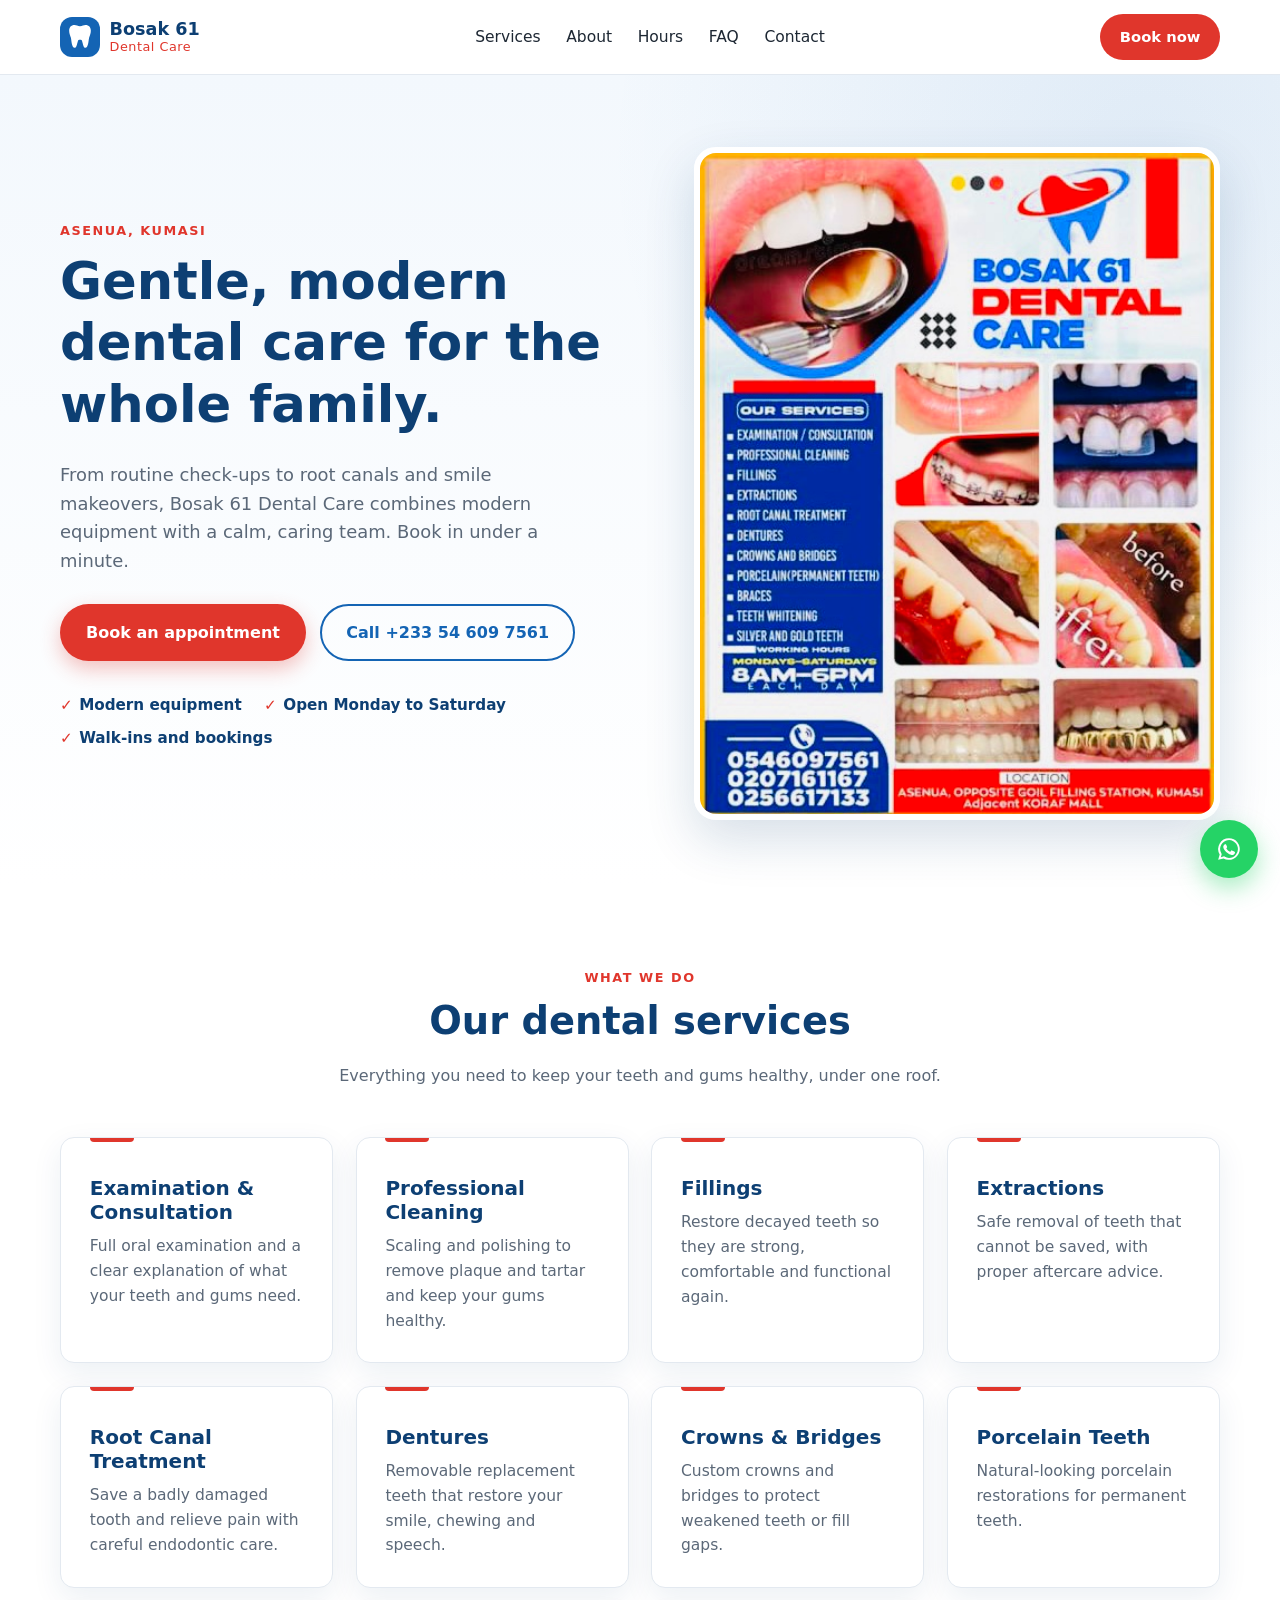
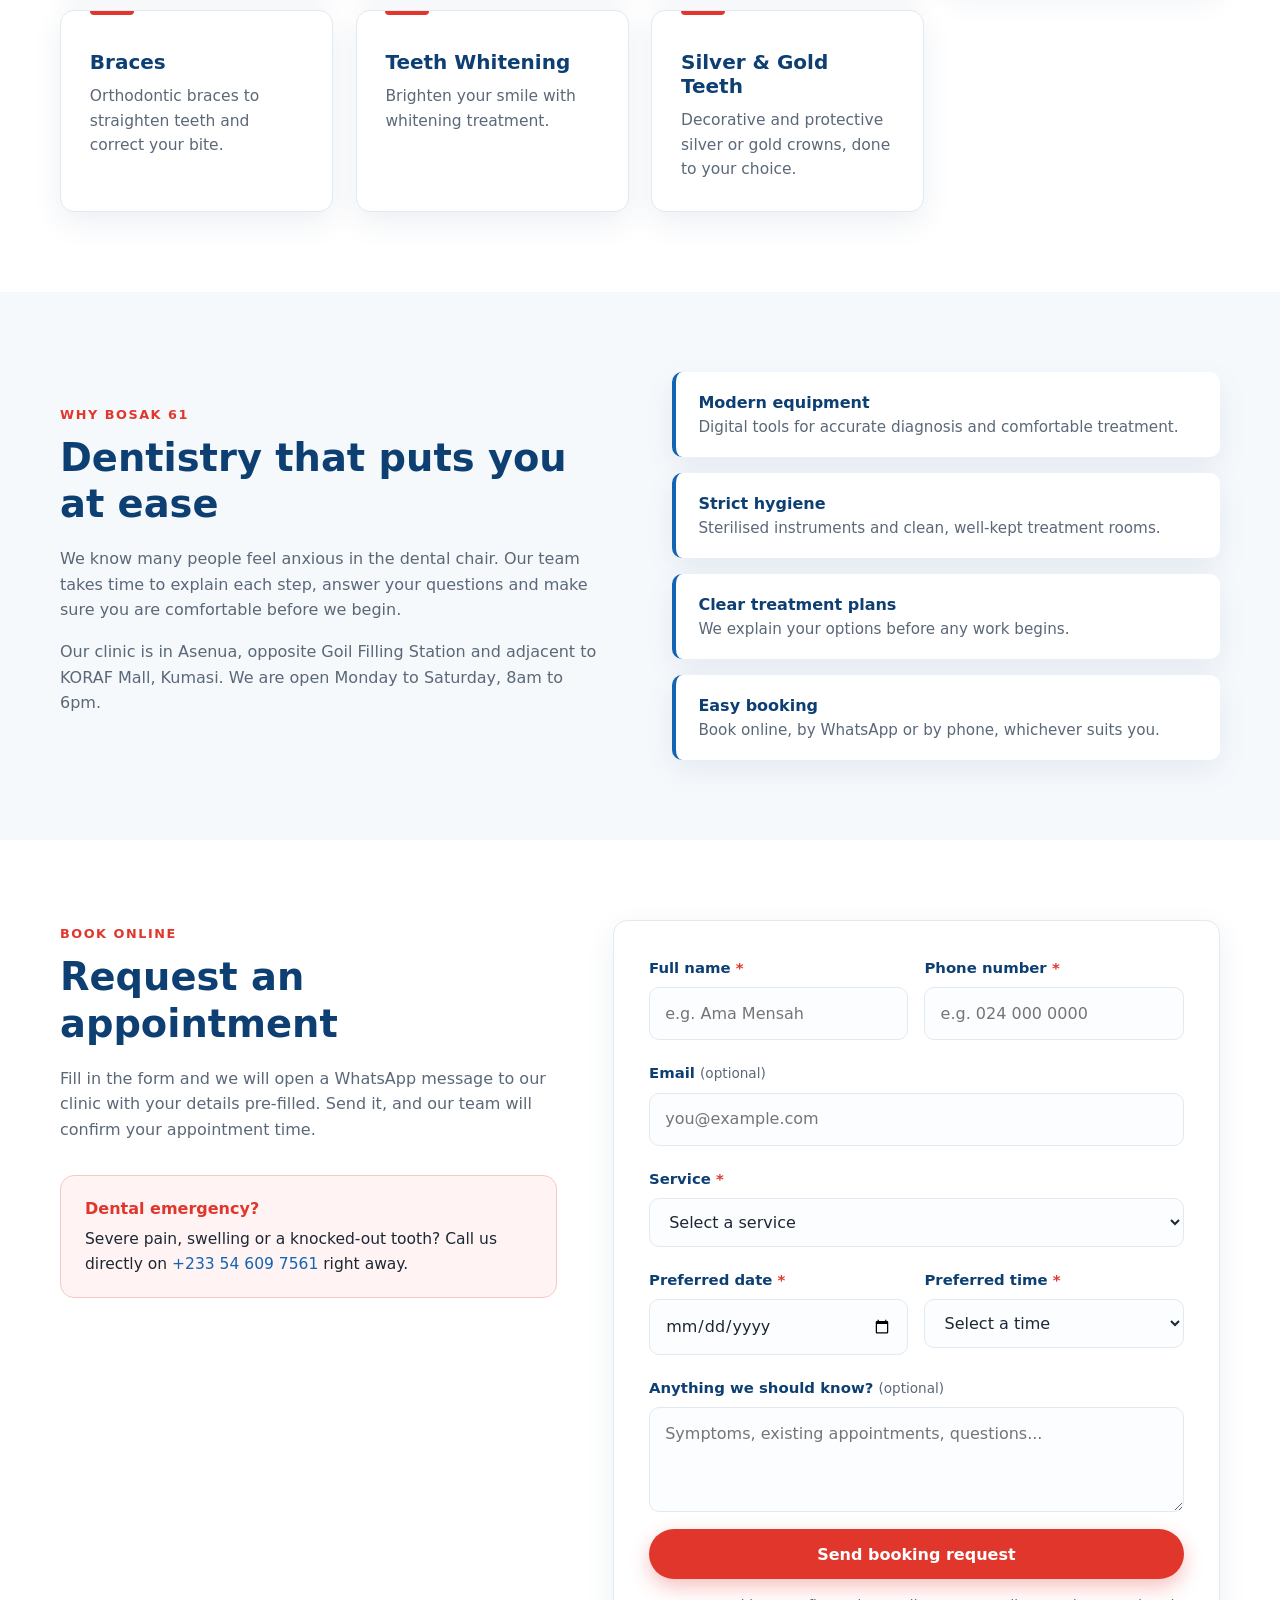
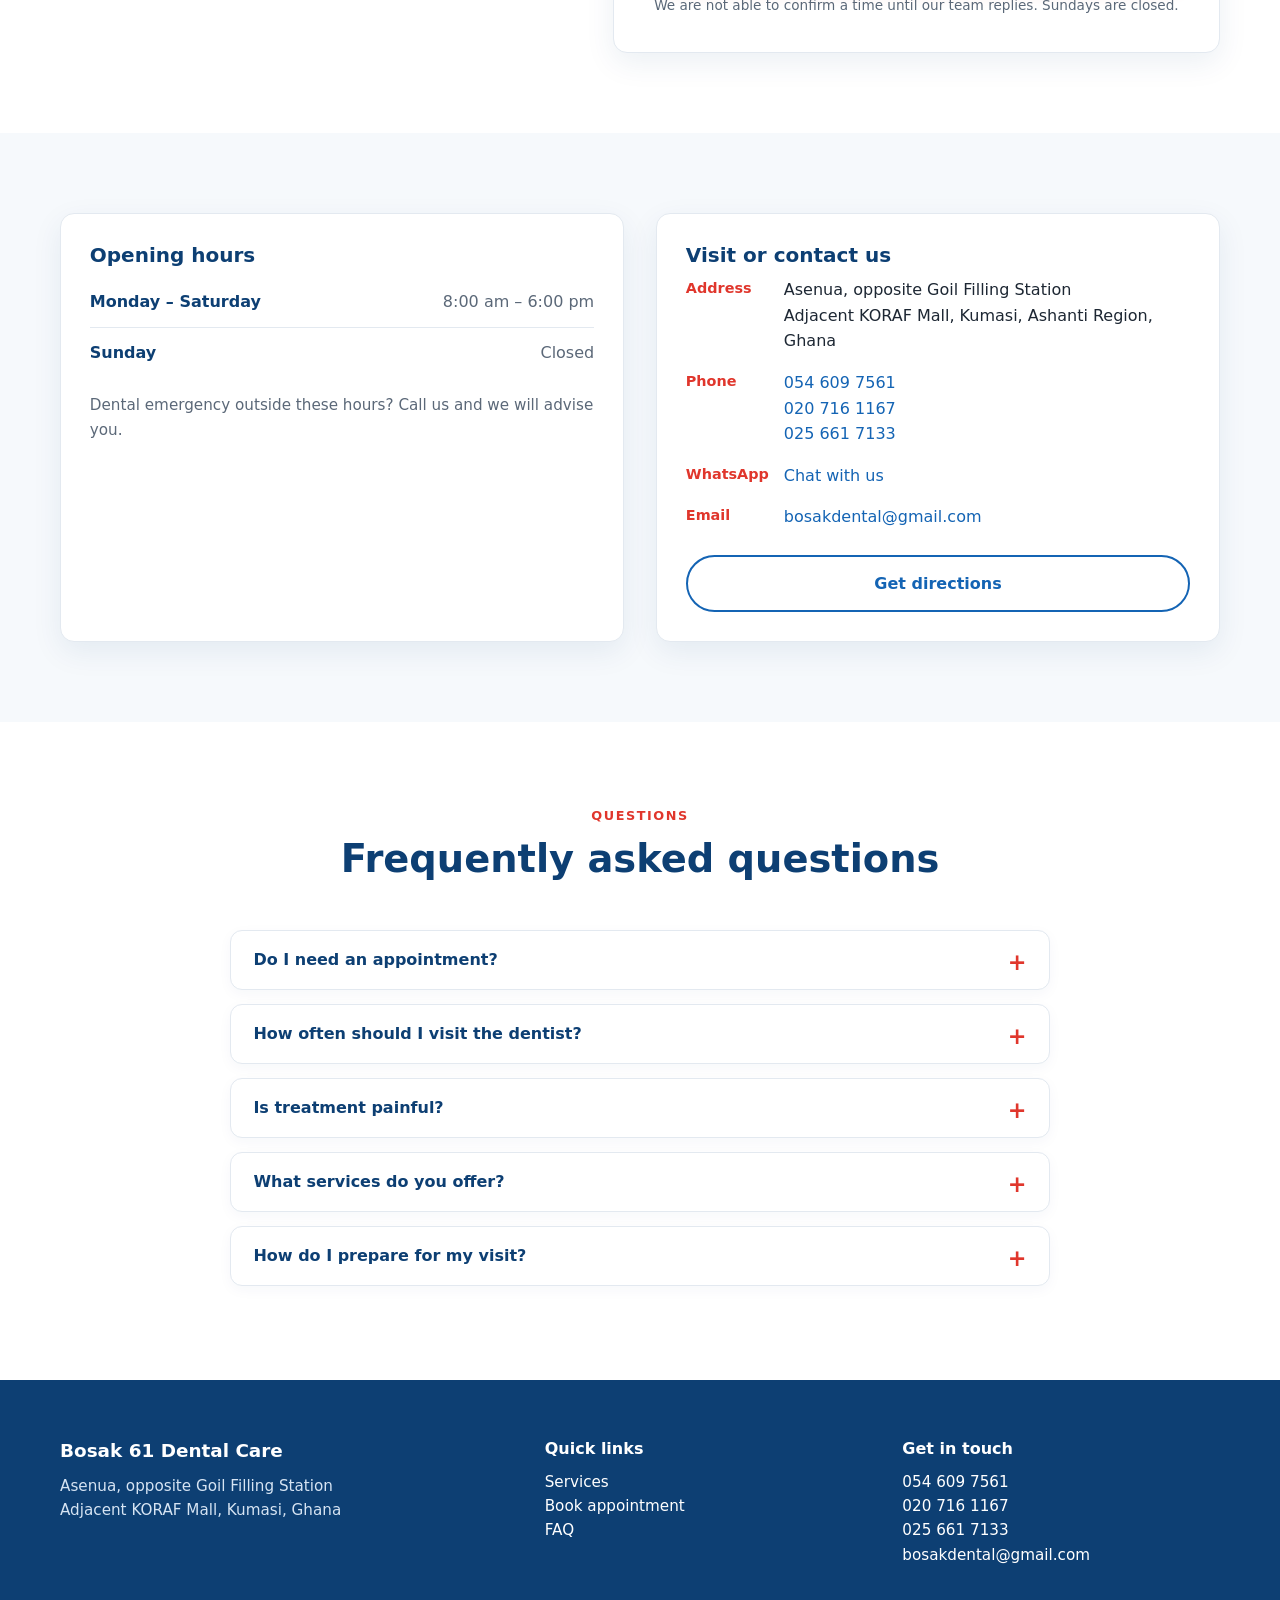
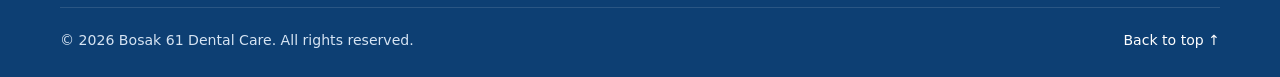
<file: index.html>
<!DOCTYPE html>
<html lang="en">
<head>
  <meta charset="UTF-8">
  <meta name="viewport" content="width=device-width, initial-scale=1.0">
  <title>Bosak 61 Dental Care | Dentist in Kumasi, Ghana</title>
  <meta name="description" content="Bosak 61 Dental Care in Asenua, Kumasi, opposite Goil Filling Station. Examinations, cleaning, fillings, root canals, braces, crowns, dentures, whitening and more. Open Monday to Saturday. Book online.">
  <link rel="stylesheet" href="styles.css">
</head>
<body>

  <!-- ===== HEADER / NAV ===== -->
  <header class="site-header" id="top">
    <div class="container nav-wrap">
      <a href="#top" class="brand" aria-label="Bosak 61 Dental Care home">
        <span class="brand-mark" aria-hidden="true">
          <svg viewBox="0 0 24 24" width="26" height="26"><path d="M12 2c-2.2 0-3.4-1.1-5-1.1C3.7.9 2 3 2 6.2c0 2.6 1 4.3 1.6 6.6C4.3 16.5 4.4 22 7 22c1.9 0 2.2-3.6 3.1-6.4.3-.8.7-1 1.9-1s1.6.2 1.9 1C14.8 18.4 15.1 22 17 22c2.6 0 2.7-5.5 3.4-9.2C21 10.5 22 8.8 22 6.2 22 3 20.3.9 17 .9 15.4.9 14.2 2 12 2z" fill="currentColor"/></svg>
        </span>
        <span class="brand-text">Bosak 61 <small>Dental Care</small></span>
      </a>

      <nav class="nav" id="nav" aria-label="Main navigation">
        <a href="#services">Services</a>
        <a href="#about">About</a>
        <a href="#hours">Hours</a>
        <a href="#faq">FAQ</a>
        <a href="#contact">Contact</a>
      </nav>

      <div class="nav-actions">
        <a href="#book" class="btn btn-primary btn-sm">Book now</a>
        <button class="nav-toggle" id="navToggle" aria-label="Open menu" aria-expanded="false" aria-controls="nav">
          <span></span><span></span><span></span>
        </button>
      </div>
    </div>
  </header>

  <main>

    <!-- ===== HERO ===== -->
    <section class="hero">
      <div class="container hero-grid">
        <div class="hero-text reveal">
          <span class="eyebrow">Asenua, Kumasi</span>
          <h1>Gentle, modern dental care for the whole family.</h1>
          <p class="lead">
            From routine check-ups to root canals and smile makeovers, Bosak 61 Dental Care
            combines modern equipment with a calm, caring team. Book in under a minute.
          </p>
          <div class="hero-buttons">
            <a href="#book" class="btn btn-primary">Book an appointment</a>
            <a href="tel:+233546097561" class="btn btn-outline">Call +233 54 609 7561</a>
          </div>
          <ul class="hero-points">
            <li>Modern equipment</li>
            <li>Open Monday to Saturday</li>
            <li>Walk-ins and bookings</li>
          </ul>
        </div>

        <div class="hero-media reveal">
          <img src="[data-uri]" alt="Bosak 61 Dental Care services: examinations, cleaning, fillings, braces, crowns and whitening" loading="eager">
        </div>
      </div>
    </section>

    <!-- ===== SERVICES ===== -->
    <section class="section" id="services">
      <div class="container">
        <header class="section-head reveal">
          <span class="eyebrow">What we do</span>
          <h2>Our dental services</h2>
          <p>Everything you need to keep your teeth and gums healthy, under one roof.</p>
        </header>

        <div class="services-grid">
          <article class="card service reveal">
            <h3>Examination &amp; Consultation</h3>
            <p>Full oral examination and a clear explanation of what your teeth and gums need.</p>
          </article>
          <article class="card service reveal">
            <h3>Professional Cleaning</h3>
            <p>Scaling and polishing to remove plaque and tartar and keep your gums healthy.</p>
          </article>
          <article class="card service reveal">
            <h3>Fillings</h3>
            <p>Restore decayed teeth so they are strong, comfortable and functional again.</p>
          </article>
          <article class="card service reveal">
            <h3>Extractions</h3>
            <p>Safe removal of teeth that cannot be saved, with proper aftercare advice.</p>
          </article>
          <article class="card service reveal">
            <h3>Root Canal Treatment</h3>
            <p>Save a badly damaged tooth and relieve pain with careful endodontic care.</p>
          </article>
          <article class="card service reveal">
            <h3>Dentures</h3>
            <p>Removable replacement teeth that restore your smile, chewing and speech.</p>
          </article>
          <article class="card service reveal">
            <h3>Crowns &amp; Bridges</h3>
            <p>Custom crowns and bridges to protect weakened teeth or fill gaps.</p>
          </article>
          <article class="card service reveal">
            <h3>Porcelain Teeth</h3>
            <p>Natural-looking porcelain restorations for permanent teeth.</p>
          </article>
          <article class="card service reveal">
            <h3>Braces</h3>
            <p>Orthodontic braces to straighten teeth and correct your bite.</p>
          </article>
          <article class="card service reveal">
            <h3>Teeth Whitening</h3>
            <p>Brighten your smile with whitening treatment.</p>
          </article>
          <article class="card service reveal">
            <h3>Silver &amp; Gold Teeth</h3>
            <p>Decorative and protective silver or gold crowns, done to your choice.</p>
          </article>
        </div>
      </div>
    </section>

    <!-- ===== ABOUT / WHY US ===== -->
    <section class="section section-alt" id="about">
      <div class="container about-grid">
        <div class="reveal">
          <span class="eyebrow">Why Bosak 61</span>
          <h2>Dentistry that puts you at ease</h2>
          <p>
            We know many people feel anxious in the dental chair. Our team takes time to explain
            each step, answer your questions and make sure you are comfortable before we begin.
          </p>
          <p>
            Our clinic is in Asenua, opposite Goil Filling Station and adjacent to KORAF Mall,
            Kumasi. We are open Monday to Saturday, 8am to 6pm.
          </p>
        </div>

        <ul class="why-list reveal">
          <li>
            <strong>Modern equipment</strong>
            <span>Digital tools for accurate diagnosis and comfortable treatment.</span>
          </li>
          <li>
            <strong>Strict hygiene</strong>
            <span>Sterilised instruments and clean, well-kept treatment rooms.</span>
          </li>
          <li>
            <strong>Clear treatment plans</strong>
            <span>We explain your options before any work begins.</span>
          </li>
          <li>
            <strong>Easy booking</strong>
            <span>Book online, by WhatsApp or by phone, whichever suits you.</span>
          </li>
        </ul>
      </div>
    </section>

    <!-- ===== BOOKING ===== -->
    <section class="section" id="book">
      <div class="container book-grid">
        <div class="book-info reveal">
          <span class="eyebrow">Book online</span>
          <h2>Request an appointment</h2>
          <p>
            Fill in the form and we will open a WhatsApp message to our clinic with your details
            pre-filled. Send it, and our team will confirm your appointment time.
          </p>
          <div class="emergency-box">
            <strong>Dental emergency?</strong>
            <p>Severe pain, swelling or a knocked-out tooth? Call us directly on
              <a href="tel:+233546097561">+233 54 609 7561</a> right away.</p>
          </div>
        </div>

        <form class="card booking-form reveal" id="bookingForm" novalidate>
          <div class="form-row">
            <div class="field">
              <label for="name">Full name <span class="req">*</span></label>
              <input type="text" id="name" name="name" autocomplete="name" placeholder="e.g. Ama Mensah" required>
              <small class="error" data-error-for="name"></small>
            </div>
            <div class="field">
              <label for="phone">Phone number <span class="req">*</span></label>
              <input type="tel" id="phone" name="phone" autocomplete="tel" placeholder="e.g. 024 000 0000" required>
              <small class="error" data-error-for="phone"></small>
            </div>
          </div>

          <div class="field">
            <label for="email">Email <span class="optional">(optional)</span></label>
            <input type="email" id="email" name="email" autocomplete="email" placeholder="you@example.com">
            <small class="error" data-error-for="email"></small>
          </div>

          <div class="field">
            <label for="service">Service <span class="req">*</span></label>
            <select id="service" name="service" required>
                <option value="">Select a service</option>
              <option>Examination / Consultation</option>
              <option>Professional Cleaning</option>
              <option>Fillings</option>
              <option>Extractions</option>
              <option>Root Canal Treatment</option>
              <option>Dentures</option>
              <option>Crowns &amp; Bridges</option>
              <option>Porcelain Teeth</option>
              <option>Braces</option>
              <option>Teeth Whitening</option>
              <option>Silver &amp; Gold Teeth</option>
              <option>Not sure / Other</option>
            </select>
            <small class="error" data-error-for="service"></small>
          </div>

          <div class="form-row">
            <div class="field">
              <label for="date">Preferred date <span class="req">*</span></label>
              <input type="date" id="date" name="date" required>
              <small class="error" data-error-for="date"></small>
            </div>
            <div class="field">
              <label for="time">Preferred time <span class="req">*</span></label>
              <select id="time" name="time" required>
                <option value="">Select a time</option>
              </select>
              <small class="error" data-error-for="time"></small>
            </div>
          </div>

          <div class="field">
            <label for="notes">Anything we should know? <span class="optional">(optional)</span></label>
            <textarea id="notes" name="notes" rows="3" placeholder="Symptoms, existing appointments, questions..."></textarea>
          </div>

          <button type="submit" class="btn btn-primary btn-block">Send booking request</button>
          <p class="form-note">We are not able to confirm a time until our team replies. Sundays are closed.</p>
          <p class="form-success" id="formSuccess" role="status" hidden>
            Thank you! Your WhatsApp message is ready. If it did not open, message us at
            <a href="https://wa.me/233546097561">+233 54 609 7561</a>.
          </p>
        </form>
      </div>
    </section>

    <!-- ===== HOURS & CONTACT ===== -->
    <section class="section section-alt" id="hours">
      <div class="container contact-grid">
        <div class="card reveal">
          <h3>Opening hours</h3>
          <table class="hours-table">
            <tbody>
              <tr><th scope="row">Monday – Saturday</th><td>8:00 am – 6:00 pm</td></tr>
              <tr><th scope="row">Sunday</th><td>Closed</td></tr>
            </tbody>
          </table>
          <p class="muted">Dental emergency outside these hours? Call us and we will advise you.</p>
        </div>

        <div class="card reveal" id="contact">
          <h3>Visit or contact us</h3>
          <ul class="contact-list">
            <li>
              <span class="label">Address</span>
              <span>Asenua, opposite Goil Filling Station<br>Adjacent KORAF Mall, Kumasi, Ashanti Region, Ghana</span>
            </li>
            <li>
              <span class="label">Phone</span>
              <span>
                <a href="tel:+233546097561">054 609 7561</a><br>
                <a href="tel:+233207161167">020 716 1167</a><br>
                <a href="tel:+233256617133">025 661 7133</a>
              </span>
            </li>
            <li>
              <span class="label">WhatsApp</span>
              <a href="https://wa.me/233546097561" target="_blank" rel="noopener">Chat with us</a>
            </li>
            <li>
              <span class="label">Email</span>
              <a href="mailto:bosakdental@gmail.com">bosakdental@gmail.com</a>
            </li>
          </ul>
          <a class="btn btn-outline btn-block" target="_blank" rel="noopener"
             href="https://www.google.com/maps/search/?api=1&amp;query=Bosak+61+Dental+Care+Kumasi">
            Get directions
          </a>
        </div>
      </div>
    </section>

    <!-- ===== FAQ ===== -->
    <section class="section" id="faq">
      <div class="container narrow">
        <header class="section-head reveal">
          <span class="eyebrow">Questions</span>
          <h2>Frequently asked questions</h2>
        </header>

        <div class="faq reveal">
          <details>
            <summary>Do I need an appointment?</summary>
            <p>We recommend booking so we can prepare for your visit and keep waiting times short. Urgent pain can be discussed by phone.</p>
          </details>
          <details>
            <summary>How often should I visit the dentist?</summary>
            <p>Most people benefit from a check-up and cleaning every six months. Your dentist may suggest a different schedule based on your needs.</p>
          </details>
          <details>
            <summary>Is treatment painful?</summary>
            <p>We use local anaesthesia and gentle techniques to keep you comfortable. Tell us about any concerns and we will adjust the approach.</p>
          </details>
          <details>
            <summary>What services do you offer?</summary>
            <p>Examinations, professional cleaning, fillings, extractions, root canal treatment, dentures, crowns and bridges, porcelain teeth, braces, teeth whitening, and silver or gold teeth.</p>
          </details>
          <details>
            <summary>How do I prepare for my visit?</summary>
            <p>Bring any previous dental X-rays or records if you have them, and a list of any medication you take. Arrive a few minutes early to complete your details.</p>
          </details>
        </div>
      </div>
    </section>

  </main>

  <!-- ===== FOOTER ===== -->
  <footer class="site-footer">
    <div class="container footer-grid">
      <div>
        <strong class="footer-brand">Bosak 61 Dental Care</strong>
        <p>Asenua, opposite Goil Filling Station<br>Adjacent KORAF Mall, Kumasi, Ghana</p>
      </div>
      <div>
        <strong>Quick links</strong>
        <p><a href="#services">Services</a><br><a href="#book">Book appointment</a><br><a href="#faq">FAQ</a></p>
      </div>
      <div>
        <strong>Get in touch</strong>
        <p><a href="tel:+233546097561">054 609 7561</a><br><a href="tel:+233207161167">020 716 1167</a><br><a href="tel:+233256617133">025 661 7133</a><br><a href="mailto:bosakdental@gmail.com">bosakdental@gmail.com</a></p>
      </div>
    </div>
    <div class="container footer-bottom">
      <span>&copy; <span id="year"></span> Bosak 61 Dental Care. All rights reserved.</span>
      <a href="#top">Back to top &uarr;</a>
    </div>
  </footer>

  <!-- Floating WhatsApp button -->
  <a href="https://wa.me/233546097561" class="whatsapp-float" target="_blank" rel="noopener" aria-label="Chat with us on WhatsApp">
    <svg viewBox="0 0 24 24" width="26" height="26" aria-hidden="true"><path fill="currentColor" d="M12 2a10 10 0 0 0-8.6 15.1L2 22l5-1.3A10 10 0 1 0 12 2zm0 18.2a8.2 8.2 0 0 1-4.2-1.2l-.3-.2-3 .8.8-2.9-.2-.3A8.2 8.2 0 1 1 12 20.2zm4.5-6.1c-.2-.1-1.5-.7-1.7-.8s-.4-.1-.6.1-.6.8-.8 1-.3.2-.5.1a6.7 6.7 0 0 1-3.3-2.9c-.2-.4.2-.4.6-1.2.1-.2 0-.3 0-.5l-.8-1.8c-.2-.5-.4-.4-.6-.4h-.5a1 1 0 0 0-.7.3 3 3 0 0 0-.9 2.2 5.2 5.2 0 0 0 1.1 2.7 11.8 11.8 0 0 0 4.5 4c.6.3 1.1.4 1.5.5a3.6 3.6 0 0 0 1.7.1 2.8 2.8 0 0 0 1.8-1.3 2.2 2.2 0 0 0 .2-1.3c0-.1-.2-.2-.4-.3z"/></svg>
  </a>

  <script src="script.js"></script>
</body>
</html>
</file>
<file: styles.css>
/* ==========================================================
   Bosak 61 Dental Care — styles
   ========================================================== */

:root {
  --blue: #1464b4;
  --blue-dark: #0d3f73;
  --blue-soft: #e8f2fb;
  --red: #e0362c;
  --ink: #1d2733;
  --muted: #5b6878;
  --line: #e3e9f0;
  --bg: #ffffff;
  --bg-alt: #f6f9fc;
  --radius: 14px;
  --shadow: 0 10px 30px rgba(13, 63, 115, 0.08);
  --shadow-lg: 0 20px 50px rgba(13, 63, 115, 0.16);
  --max: 1160px;
}

*,
*::before,
*::after { box-sizing: border-box; }

html { scroll-behavior: smooth; scroll-padding-top: 90px; }

body {
  margin: 0;
  font-family: "Segoe UI", system-ui, -apple-system, Roboto, "Helvetica Neue", Arial, sans-serif;
  color: var(--ink);
  background: var(--bg);
  line-height: 1.6;
  -webkit-font-smoothing: antialiased;
}

img { max-width: 100%; display: block; }
a { color: var(--blue); text-decoration: none; }
a:hover { text-decoration: underline; }
h1, h2, h3 { line-height: 1.2; margin: 0 0 0.5em; color: var(--blue-dark); }
h1 { font-size: clamp(2rem, 4.5vw, 3.2rem); }
h2 { font-size: clamp(1.7rem, 3vw, 2.4rem); }
h3 { font-size: 1.25rem; }
p { margin: 0 0 1em; }

.container { width: min(100% - 2.5rem, var(--max)); margin-inline: auto; }
.narrow { max-width: 820px; }
.muted { color: var(--muted); font-size: 0.95rem; }

/* ----- Buttons ----- */
.btn {
  display: inline-flex;
  align-items: center;
  justify-content: center;
  gap: 0.4rem;
  padding: 0.85rem 1.5rem;
  border-radius: 999px;
  font-weight: 600;
  font-size: 1rem;
  border: 2px solid transparent;
  cursor: pointer;
  transition: transform 0.2s ease, box-shadow 0.2s ease, background 0.2s ease, color 0.2s ease;
  text-decoration: none;
  font-family: inherit;
}
.btn:hover { transform: translateY(-2px); text-decoration: none; }
.btn-primary { background: var(--red); color: #fff; box-shadow: 0 8px 20px rgba(224, 54, 44, 0.3); }
.btn-primary:hover { background: #c92b23; color: #fff; }
.btn-outline { border-color: var(--blue); color: var(--blue); background: transparent; }
.btn-outline:hover { background: var(--blue); color: #fff; }
.btn-sm { padding: 0.55rem 1.1rem; font-size: 0.92rem; box-shadow: none; }
.btn-block { width: 100%; }

/* ----- Eyebrow label ----- */
.eyebrow {
  display: inline-block;
  font-size: 0.8rem;
  font-weight: 700;
  letter-spacing: 0.12em;
  text-transform: uppercase;
  color: var(--red);
  margin-bottom: 0.6rem;
}

/* ----- Header ----- */
.site-header {
  position: sticky;
  top: 0;
  z-index: 100;
  background: rgba(255, 255, 255, 0.96);
  backdrop-filter: blur(8px);
  border-bottom: 1px solid var(--line);
}
.nav-wrap {
  display: flex;
  align-items: center;
  justify-content: space-between;
  gap: 1rem;
  height: 74px;
}
.brand {
  display: flex;
  align-items: center;
  gap: 0.6rem;
  color: var(--blue-dark);
  font-weight: 700;
  font-size: 1.1rem;
  line-height: 1.1;
}
.brand:hover { text-decoration: none; }
.brand small { font-weight: 500; color: var(--red); font-size: 0.8rem; letter-spacing: 0.04em; }
.brand-mark {
  width: 40px;
  height: 40px;
  border-radius: 12px;
  background: var(--blue);
  color: #fff;
  display: grid;
  place-items: center;
}
.brand-text { display: flex; flex-direction: column; }

.nav { display: flex; gap: 1.6rem; }
.nav a { color: var(--ink); font-weight: 500; font-size: 0.97rem; }
.nav a:hover { color: var(--red); text-decoration: none; }

.nav-actions { display: flex; align-items: center; gap: 0.75rem; }
.nav-toggle {
  display: none;
  flex-direction: column;
  gap: 5px;
  background: none;
  border: none;
  padding: 6px;
  cursor: pointer;
}
.nav-toggle span {
  display: block;
  width: 24px;
  height: 2px;
  background: var(--blue-dark);
  border-radius: 2px;
  transition: transform 0.3s ease, opacity 0.3s ease;
}
.nav-toggle.open span:nth-child(1) { transform: translateY(7px) rotate(45deg); }
.nav-toggle.open span:nth-child(2) { opacity: 0; }
.nav-toggle.open span:nth-child(3) { transform: translateY(-7px) rotate(-45deg); }

/* ----- Hero ----- */
.hero {
  padding: 4.5rem 0 4rem;
  background:
    radial-gradient(circle at 90% 10%, rgba(20, 100, 180, 0.09), transparent 40%),
    linear-gradient(180deg, #f3f8fd 0%, #ffffff 100%);
}
.hero-grid {
  display: grid;
  grid-template-columns: 1.1fr 1fr;
  gap: 3.5rem;
  align-items: center;
}
.hero-text .lead { font-size: 1.12rem; color: var(--muted); max-width: 540px; }
.hero-buttons { display: flex; flex-wrap: wrap; gap: 0.9rem; margin: 1.8rem 0 2rem; }
.hero-points {
  list-style: none;
  padding: 0;
  margin: 0;
  display: flex;
  flex-wrap: wrap;
  gap: 0.5rem 1.4rem;
  color: var(--blue-dark);
  font-weight: 600;
  font-size: 0.95rem;
}
.hero-points li::before { content: "\2713"; color: var(--red); margin-right: 0.4rem; }
.hero-media img {
  width: 100%;
  border-radius: 22px;
  box-shadow: var(--shadow-lg);
  border: 6px solid #fff;
}

/* ----- Sections ----- */
.section { padding: 5rem 0; }
.section-alt { background: var(--bg-alt); }
.section-head { text-align: center; max-width: 640px; margin: 0 auto 3rem; }
.section-head p { color: var(--muted); }

/* ----- Cards / services ----- */
.card {
  background: #fff;
  border: 1px solid var(--line);
  border-radius: var(--radius);
  padding: 1.8rem;
  box-shadow: var(--shadow);
}
.services-grid {
  display: grid;
  grid-template-columns: repeat(auto-fit, minmax(240px, 1fr));
  gap: 1.4rem;
}
.service {
  position: relative;
  transition: transform 0.25s ease, box-shadow 0.25s ease, border-color 0.25s ease;
}
.service::before {
  content: "";
  position: absolute;
  left: 1.8rem;
  top: 0;
  width: 44px;
  height: 4px;
  border-radius: 0 0 4px 4px;
  background: var(--red);
}
.service:hover {
  transform: translateY(-6px);
  box-shadow: var(--shadow-lg);
  border-color: #cfe0f1;
}
.service h3 { margin-top: 0.6rem; }
.service p { color: var(--muted); margin: 0; font-size: 0.97rem; }

/* ----- About ----- */
.about-grid {
  display: grid;
  grid-template-columns: 1fr 1fr;
  gap: 4rem;
  align-items: center;
}
.about-grid p { color: var(--muted); }
.why-list { list-style: none; padding: 0; margin: 0; display: grid; gap: 1rem; }
.why-list li {
  background: #fff;
  border-left: 4px solid var(--blue);
  border-radius: 10px;
  padding: 1.1rem 1.4rem;
  box-shadow: var(--shadow);
  display: flex;
  flex-direction: column;
}
.why-list strong { color: var(--blue-dark); }
.why-list span { color: var(--muted); font-size: 0.95rem; }

/* ----- Booking ----- */
.book-grid {
  display: grid;
  grid-template-columns: 0.9fr 1.1fr;
  gap: 3.5rem;
  align-items: start;
}
.book-info p { color: var(--muted); }
.emergency-box {
  margin-top: 2rem;
  background: #fff4f3;
  border: 1px solid #f7c9c5;
  border-radius: var(--radius);
  padding: 1.3rem 1.5rem;
}
.emergency-box strong { color: var(--red); }
.emergency-box p { margin: 0.3rem 0 0; color: var(--ink); font-size: 0.97rem; }

.booking-form { padding: 2.2rem; }
.form-row { display: grid; grid-template-columns: 1fr 1fr; gap: 1rem; }
.field { margin-bottom: 1.1rem; display: flex; flex-direction: column; }
.field label { font-weight: 600; font-size: 0.93rem; margin-bottom: 0.4rem; color: var(--blue-dark); }
.req { color: var(--red); }
.optional { color: var(--muted); font-weight: 400; font-size: 0.85rem; }
.field input,
.field select,
.field textarea {
  font: inherit;
  padding: 0.8rem 0.95rem;
  border: 1.5px solid var(--line);
  border-radius: 10px;
  background: #fbfdff;
  color: var(--ink);
  transition: border-color 0.2s ease, box-shadow 0.2s ease;
  width: 100%;
}
.field input:focus,
.field select:focus,
.field textarea:focus {
  outline: none;
  border-color: var(--blue);
  box-shadow: 0 0 0 4px rgba(20, 100, 180, 0.12);
}
.field textarea { resize: vertical; }
.field.invalid input,
.field.invalid select,
.field.invalid textarea { border-color: var(--red); background: #fff8f7; }
.error { color: var(--red); font-size: 0.84rem; min-height: 0; margin-top: 0.3rem; }
.form-note { font-size: 0.85rem; color: var(--muted); text-align: center; margin: 1rem 0 0; }
.form-success {
  margin: 1rem 0 0;
  padding: 0.9rem 1rem;
  background: #e9f8ef;
  border: 1px solid #bfe6cc;
  border-radius: 10px;
  color: #1c6b3a;
  font-size: 0.95rem;
}
.form-success[hidden] { display: none; }

/* ----- Hours & contact ----- */
.contact-grid {
  display: grid;
  grid-template-columns: 1fr 1fr;
  gap: 2rem;
}
.hours-table { width: 100%; border-collapse: collapse; margin-bottom: 1rem; }
.hours-table th,
.hours-table td { text-align: left; padding: 0.75rem 0; border-bottom: 1px solid var(--line); }
.hours-table th { font-weight: 600; color: var(--blue-dark); }
.hours-table td { text-align: right; color: var(--muted); }
.hours-table tr:last-child th,
.hours-table tr:last-child td { border-bottom: none; }
.contact-list { list-style: none; padding: 0; margin: 0 0 1.6rem; display: grid; gap: 1rem; }
.contact-list li { display: grid; grid-template-columns: 90px 1fr; gap: 0.5rem; align-items: start; }
.contact-list .label { font-weight: 700; color: var(--red); font-size: 0.9rem; }

/* ----- FAQ ----- */
.faq details {
  background: #fff;
  border: 1px solid var(--line);
  border-radius: 12px;
  margin-bottom: 0.9rem;
  padding: 1rem 1.4rem;
  box-shadow: 0 4px 14px rgba(13, 63, 115, 0.04);
}
.faq summary {
  cursor: pointer;
  font-weight: 600;
  color: var(--blue-dark);
  list-style: none;
  position: relative;
  padding-right: 1.5rem;
}
.faq summary::-webkit-details-marker { display: none; }
.faq summary::after {
  content: "+";
  position: absolute;
  right: 0;
  top: -2px;
  font-size: 1.4rem;
  color: var(--red);
  transition: transform 0.2s ease;
}
.faq details[open] summary::after { transform: rotate(45deg); }
.faq details p { margin: 0.8rem 0 0.2rem; color: var(--muted); }

/* ----- Footer ----- */
.site-footer { background: var(--blue-dark); color: #d6e4f3; padding-top: 3.5rem; }
.site-footer a { color: #fff; }
.site-footer strong { color: #fff; display: block; margin-bottom: 0.5rem; }
.footer-brand { font-size: 1.15rem; }
.footer-grid {
  display: grid;
  grid-template-columns: 1.4fr 1fr 1fr;
  gap: 2.5rem;
  padding-bottom: 2.5rem;
}
.footer-grid p { margin: 0; font-size: 0.95rem; }
.footer-bottom {
  display: flex;
  justify-content: space-between;
  flex-wrap: wrap;
  gap: 0.75rem;
  padding: 1.3rem 0 1.6rem;
  border-top: 1px solid rgba(255, 255, 255, 0.12);
  font-size: 0.88rem;
}

/* ----- Floating WhatsApp ----- */
.whatsapp-float {
  position: fixed;
  right: 22px;
  bottom: 22px;
  width: 58px;
  height: 58px;
  border-radius: 50%;
  background: #25d366;
  color: #fff;
  display: grid;
  place-items: center;
  box-shadow: 0 10px 24px rgba(37, 211, 102, 0.4);
  z-index: 90;
  transition: transform 0.2s ease;
}
.whatsapp-float:hover { transform: scale(1.08); text-decoration: none; }

/* ----- Reveal on scroll ----- */
.reveal {
  opacity: 0;
  transform: translateY(24px);
  transition: opacity 0.7s ease, transform 0.7s ease;
}
.reveal.visible { opacity: 1; transform: none; }

/* ----- Responsive ----- */
@media (max-width: 980px) {
  .hero-grid,
  .about-grid,
  .book-grid,
  .contact-grid { grid-template-columns: 1fr; gap: 2.5rem; }
  .footer-grid { grid-template-columns: 1fr 1fr; }
}

@media (max-width: 820px) {
  .nav-toggle { display: flex; }
  .nav {
    position: fixed;
    top: 74px;
    left: 0;
    right: 0;
    background: #fff;
    flex-direction: column;
    gap: 0;
    padding: 0.5rem 1.25rem 1.2rem;
    border-bottom: 1px solid var(--line);
    box-shadow: var(--shadow);
    transform: translateY(-120%);
    opacity: 0;
    pointer-events: none;
    transition: transform 0.3s ease, opacity 0.3s ease;
  }
  .nav.open { transform: none; opacity: 1; pointer-events: auto; }
  .nav a { padding: 0.9rem 0; border-bottom: 1px solid var(--line); }
  .nav-actions .btn { display: none; }
}

@media (max-width: 600px) {
  .section { padding: 3.5rem 0; }
  .hero { padding-top: 2.5rem; }
  .form-row { grid-template-columns: 1fr; }
  .booking-form { padding: 1.5rem; }
  .footer-grid { grid-template-columns: 1fr; }
  .brand-text small { display: none; }
  .contact-list li { grid-template-columns: 1fr; gap: 0.1rem; }
}

@media (prefers-reduced-motion: reduce) {
  html { scroll-behavior: auto; }
  *, *::before, *::after { transition: none !important; animation: none !important; }
  .reveal { opacity: 1; transform: none; }
}
</file>
